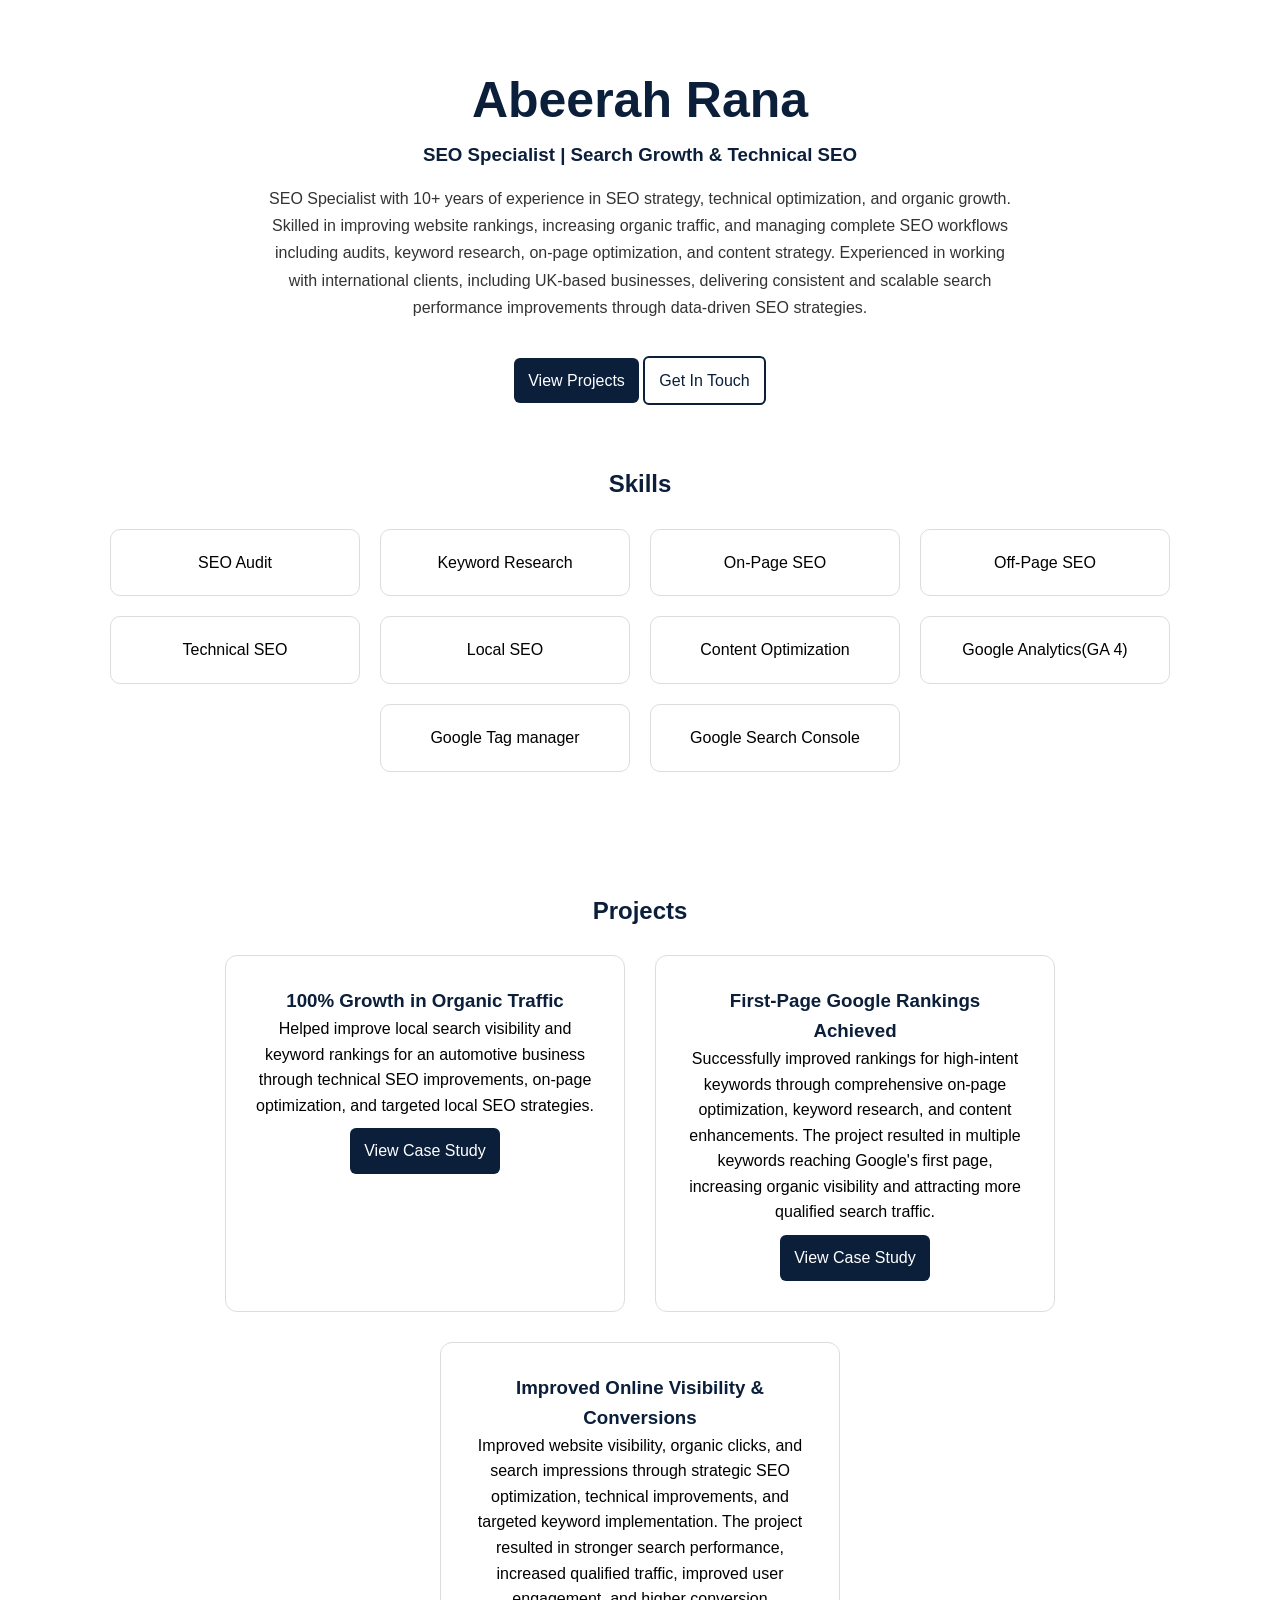
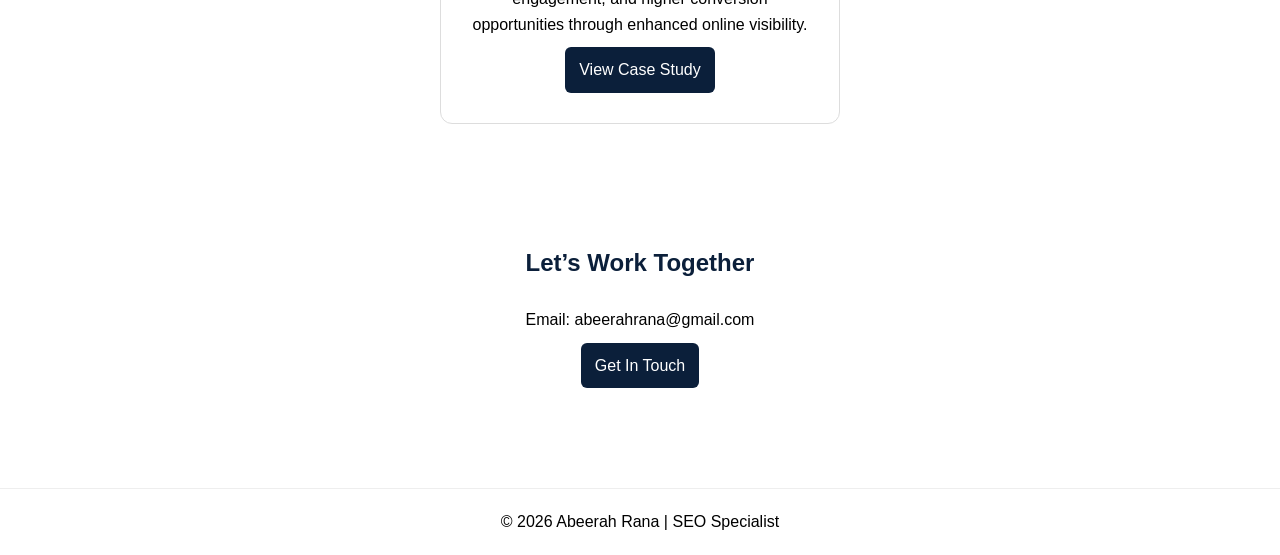
<file: index.html>
<!DOCTYPE html>
<html lang="en">
<head>
  <meta charset="UTF-8" />
  <meta name="viewport" content="width=device-width, initial-scale=1.0"/>
  <title>Abeerah Rana | SEO Specialist</title>
  <link rel="stylesheet" href="style.css">
</head>

<body>

<header class="hero">

  <h1>Abeerah Rana</h1>

  <h3>SEO Specialist | Search Growth & Technical SEO</h3>

  <p>
    SEO Specialist with 10+ years of experience in SEO strategy, technical optimization, and organic growth. Skilled in improving website rankings, increasing organic traffic, and managing complete SEO workflows including audits, keyword research, on-page optimization, and content strategy. Experienced in working with international clients, including UK-based businesses, delivering consistent and scalable search performance improvements through data-driven SEO strategies.
  </p>

  <div class="hero-buttons">
    <a href="#projects" class="btn-primary">View Projects</a>
    <a href="#contact" class="btn-secondary">Get In Touch</a>
  </div>

</header>

<!-- SKILLS -->
<section class="section" id="skills">
  <h2>Skills</h2>

  <div class="skills-grid">
    <div class="skill-card">SEO Audit</div>
    <div class="skill-card">Keyword Research</div>
    <div class="skill-card">On-Page SEO</div>
    <div class="skill-card">Off-Page SEO</div>
    <div class="skill-card">Technical SEO</div>
    <div class="skill-card">Local SEO</div>
    <div class="skill-card">Content Optimization</div>
    <div class="skill-card">Google Analytics(GA 4)</div>
    <div class="skill-card">Google Tag manager</div>
    <div class="skill-card">Google Search Console</div>
  </div>
</section>

<!-- PROJECTS -->
<section class="section" id="projects">
  <h2>Projects</h2>

  <div class="projects-grid">

    <div class="project-card">
      <h3>100% Growth in Organic Traffic</h3>
      <p>Helped improve local search visibility and keyword rankings for an automotive business through technical SEO improvements, on-page optimization, and targeted local SEO strategies.</p>
      <a href="case-study-1.html" class="btn-primary">View Case Study</a>
    </div>

    <div class="project-card">
      <h3>First-Page Google Rankings Achieved</h3>
      <p>Successfully improved rankings for high-intent keywords through comprehensive on-page optimization, keyword research, and content enhancements. The project resulted in multiple keywords reaching Google's first page, increasing organic visibility and attracting more qualified search traffic.</p>
      <a href="case-study-2.html" class="btn-primary">View Case Study</a>
    </div>

    <div class="project-card">
      <h3>Improved Online Visibility & Conversions</h3>
      <p>Improved website visibility, organic clicks, and search impressions through strategic SEO optimization, technical improvements, and targeted keyword implementation. The project resulted in stronger search performance, increased qualified traffic, improved user engagement, and higher conversion opportunities through enhanced online visibility.</p>
      <a href="case-study-3.html" class="btn-primary">View Case Study</a>
    </div>

  </div>
</section>

<!-- CONTACT -->
<section class="section" id="contact">
  <h2>Let’s Work Together</h2>

  <p>Email: abeerahrana@gmail.com</p>

  <a href="mailto:abeerahrana@gmail.com" class="btn-primary">
    Get In Touch
  </a>
</section>

<!-- FOOTER -->
<footer>
  <p>© 2026 Abeerah Rana | SEO Specialist</p>
</footer>

</body>
</html>
</file>
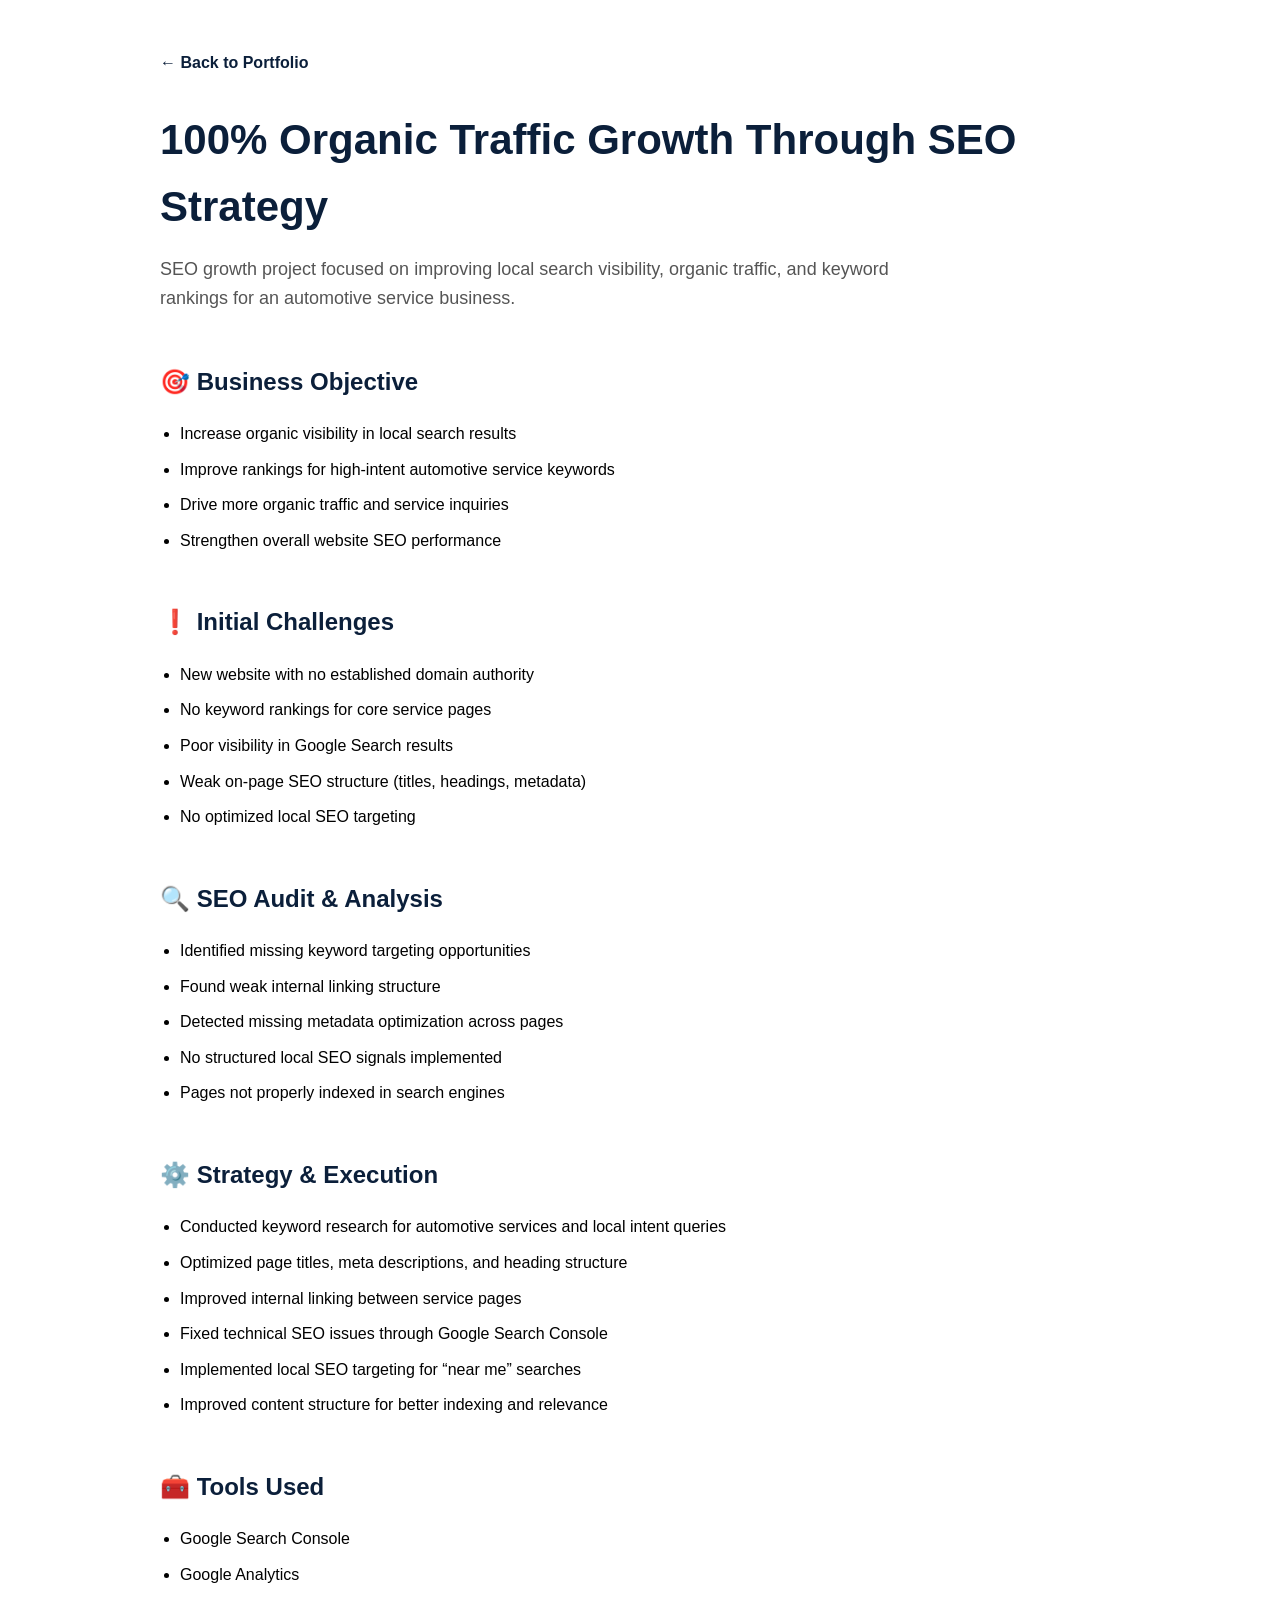
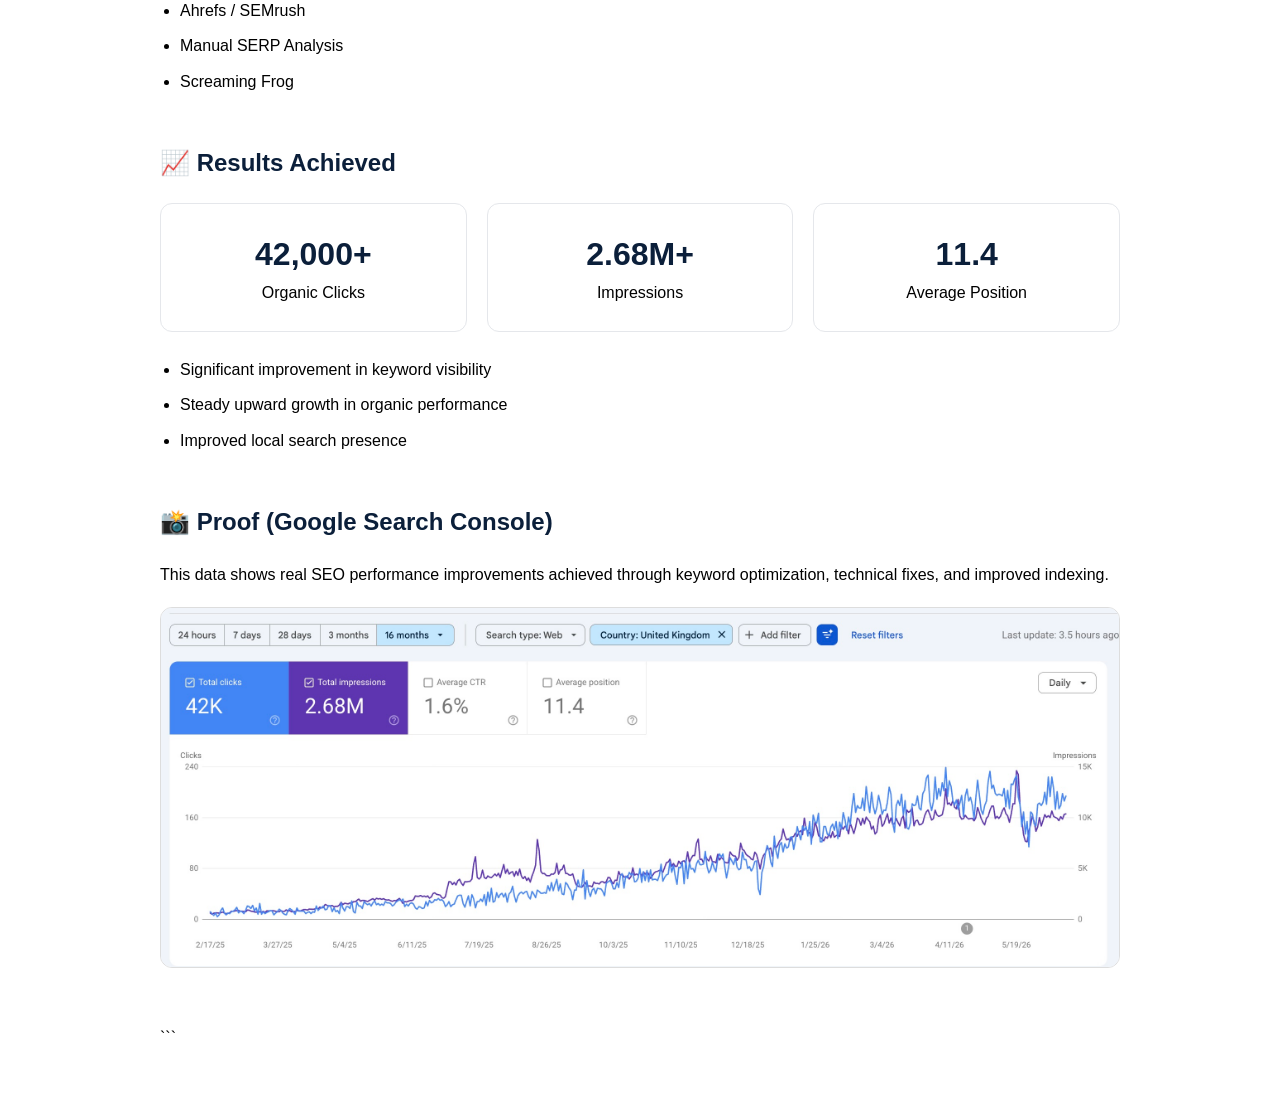
<file: case-study-1.html>
<!DOCTYPE html>

<html lang="en">
<head>
<meta charset="UTF-8">
<meta name="viewport" content="width=device-width, initial-scale=1.0">
<title>Case Study 01 - Organic Traffic Growth</title>
<link rel="stylesheet" href="style.css">
</head>

<body>

<section class="case-study">

<a href="index.html" class="back-btn">← Back to Portfolio</a>

<div class="case-header">
    <h1>100% Organic Traffic Growth Through SEO Strategy</h1>

    <p class="subtitle">
        SEO growth project focused on improving local search visibility,
        organic traffic, and keyword rankings for an automotive service business.
    </p>
</div>

<div class="case-section">
    <h2>🎯 Business Objective</h2>

    <ul>
        <li>Increase organic visibility in local search results</li>
        <li>Improve rankings for high-intent automotive service keywords</li>
        <li>Drive more organic traffic and service inquiries</li>
        <li>Strengthen overall website SEO performance</li>
    </ul>
</div>

<div class="case-section">
    <h2>❗ Initial Challenges</h2>

    <ul>
        <li>New website with no established domain authority</li>
        <li>No keyword rankings for core service pages</li>
        <li>Poor visibility in Google Search results</li>
        <li>Weak on-page SEO structure (titles, headings, metadata)</li>
        <li>No optimized local SEO targeting</li>
    </ul>
</div>

<div class="case-section">
    <h2>🔍 SEO Audit & Analysis</h2>

    <ul>
        <li>Identified missing keyword targeting opportunities</li>
        <li>Found weak internal linking structure</li>
        <li>Detected missing metadata optimization across pages</li>
        <li>No structured local SEO signals implemented</li>
        <li>Pages not properly indexed in search engines</li>
    </ul>
</div>

<div class="case-section">
    <h2>⚙️ Strategy & Execution</h2>

    <ul>
        <li>Conducted keyword research for automotive services and local intent queries</li>
        <li>Optimized page titles, meta descriptions, and heading structure</li>
        <li>Improved internal linking between service pages</li>
        <li>Fixed technical SEO issues through Google Search Console</li>
        <li>Implemented local SEO targeting for “near me” searches</li>
        <li>Improved content structure for better indexing and relevance</li>
    </ul>
</div>

<div class="case-section">
    <h2>🧰 Tools Used</h2>

    <ul>
        <li>Google Search Console</li>
        <li>Google Analytics</li>
        <li>Ahrefs / SEMrush</li>
        <li>Manual SERP Analysis</li>
        <li>Screaming Frog</li>
    </ul>
</div>

<div class="case-section">
    <h2>📈 Results Achieved</h2>

    <div class="results-grid">

        <div class="result-box">
            <h3>42,000+</h3>
            <p>Organic Clicks</p>
        </div>

        <div class="result-box">
            <h3>2.68M+</h3>
            <p>Impressions</p>
        </div>

        <div class="result-box">
            <h3>11.4</h3>
            <p>Average Position</p>
        </div>

    </div>

    <ul>
        <li>Significant improvement in keyword visibility</li>
        <li>Steady upward growth in organic performance</li>
        <li>Improved local search presence</li>
    </ul>
</div>

<div class="case-section">
    <h2>📸 Proof (Google Search Console)</h2>

    <p>
        This data shows real SEO performance improvements achieved through
        keyword optimization, technical fixes, and improved indexing.
    </p>

    <img src="images/Image01.jpg" alt="Google Search Console Results" class="case-image">
</div>
```

</section>

</body>
</html>
</file>
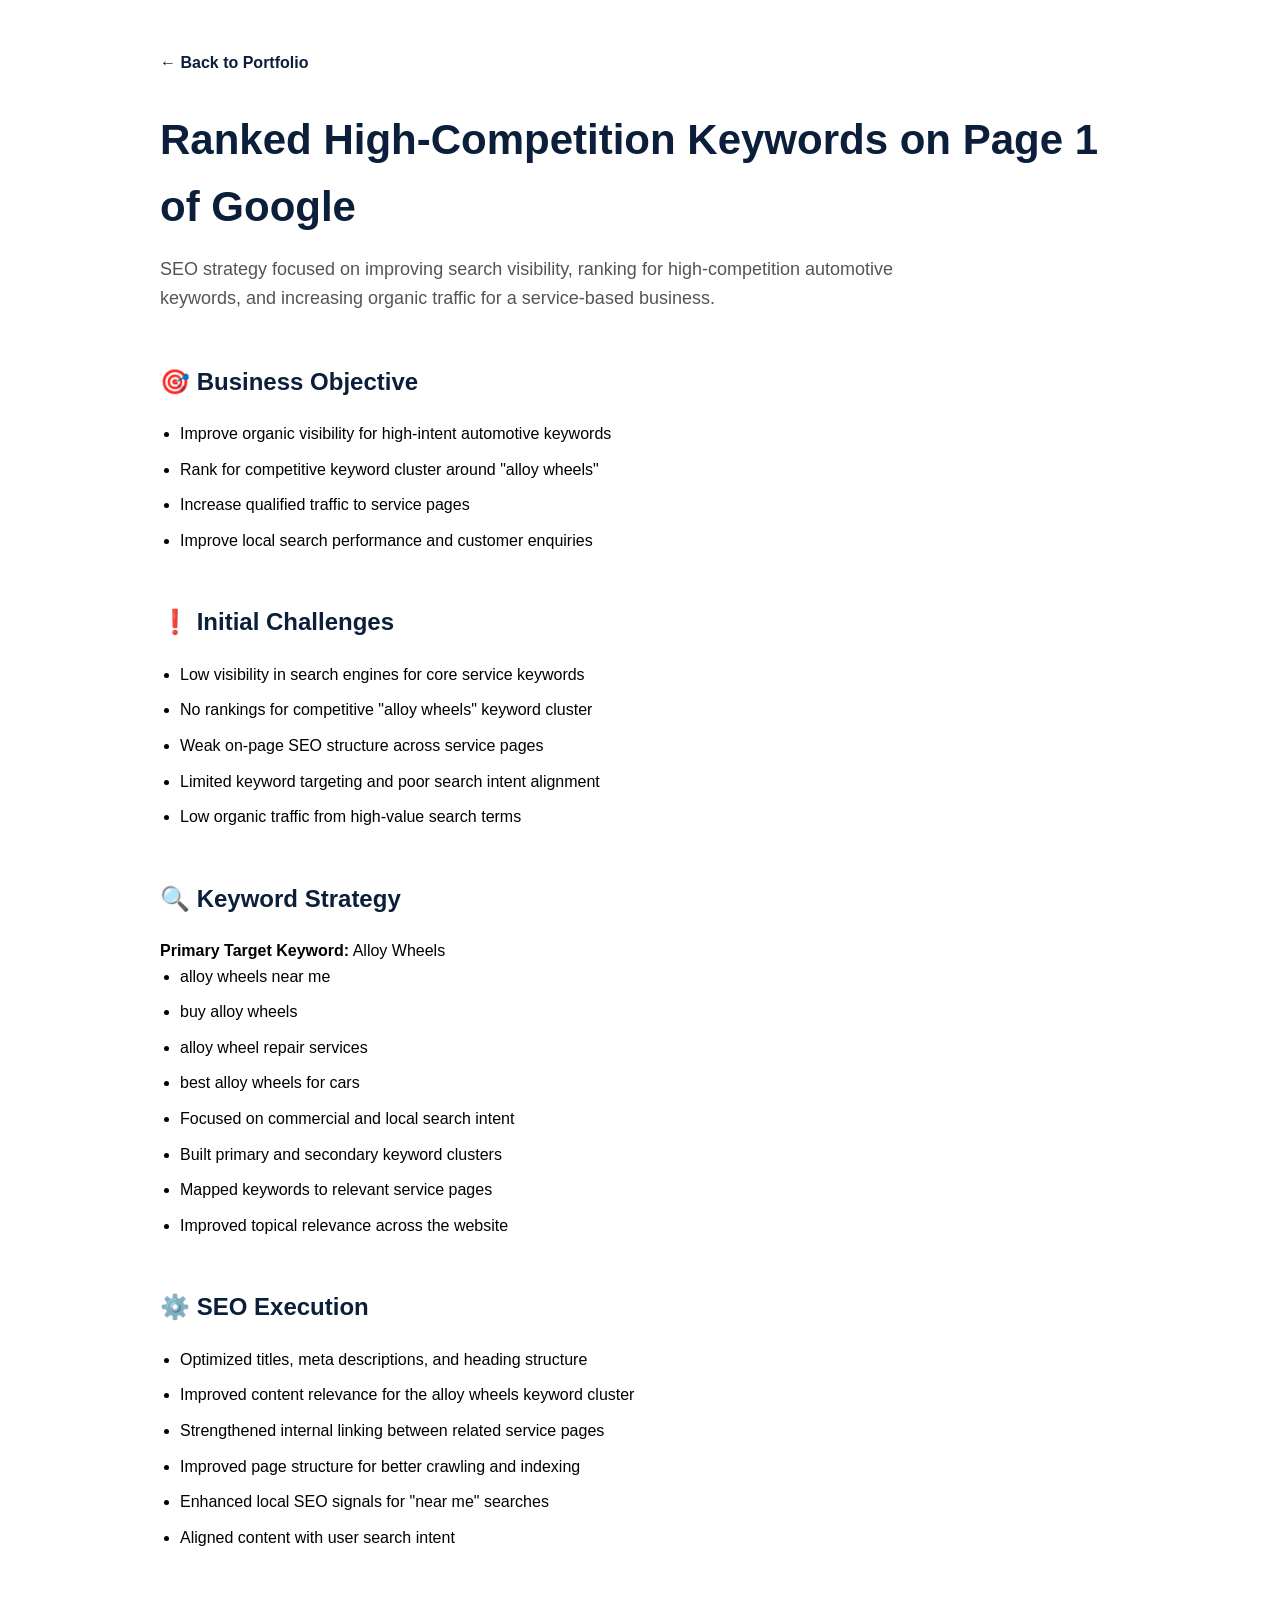
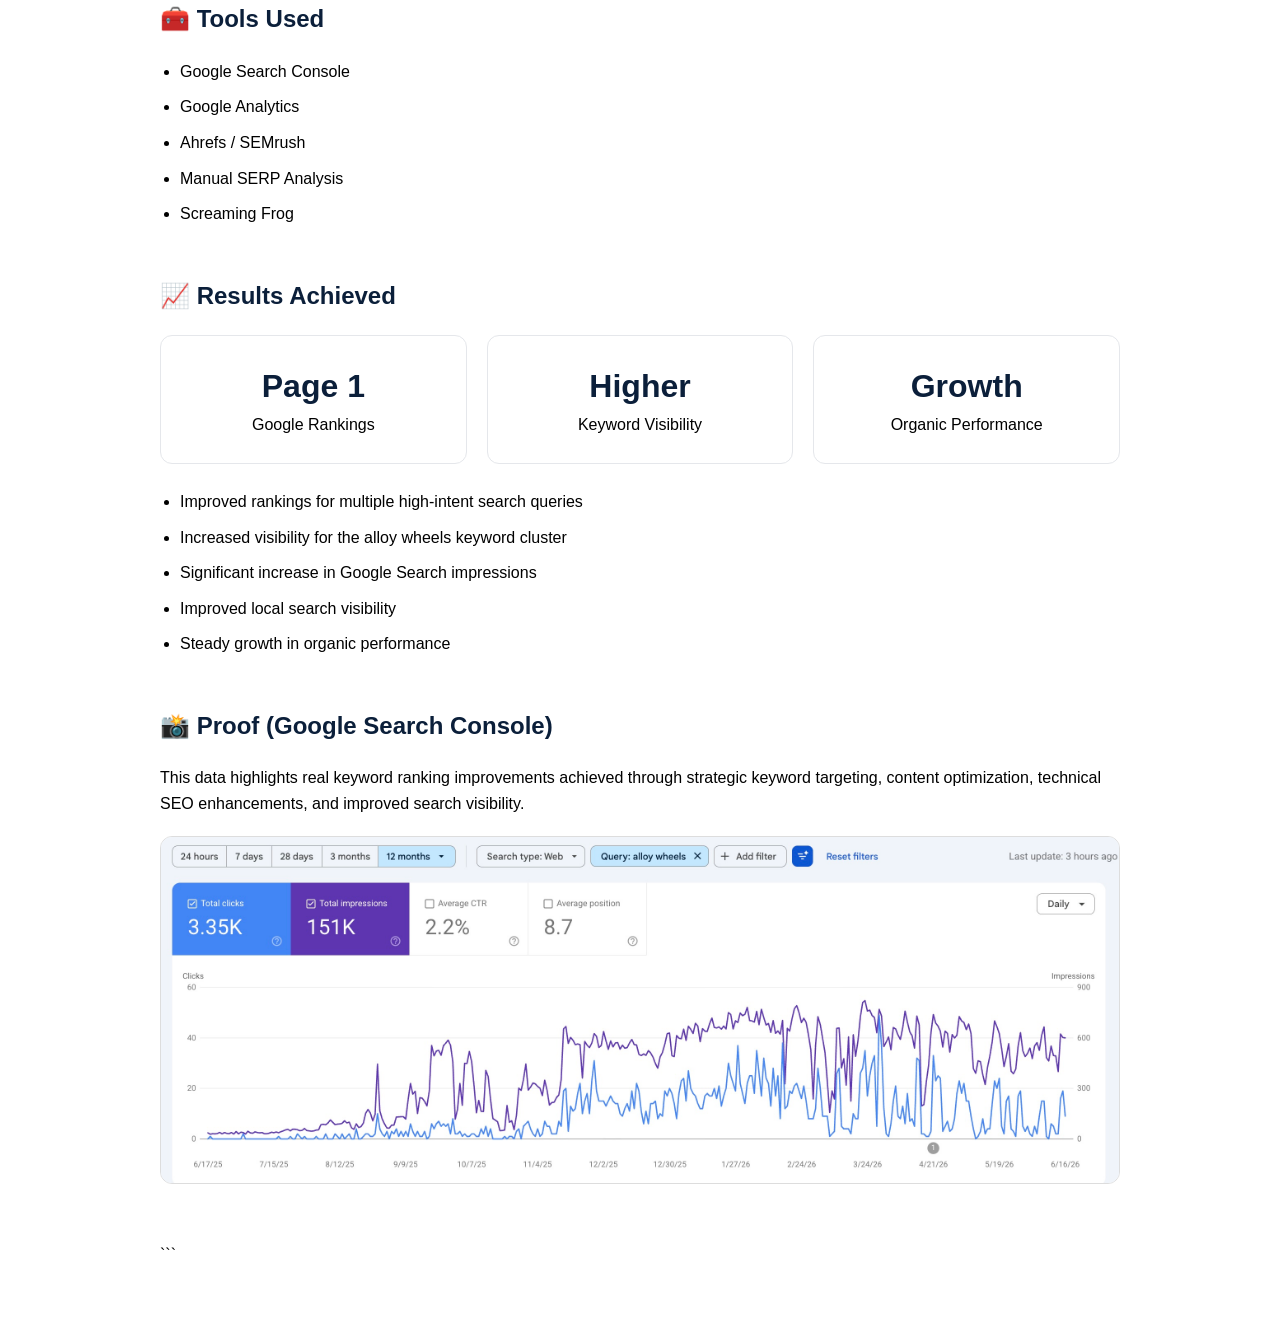
<file: case-study-2.html>
<!DOCTYPE html>

<html lang="en">
<head>
<meta charset="UTF-8">
<meta name="viewport" content="width=device-width, initial-scale=1.0">
<title>Case Study 02 - First Page Google Rankings</title>
<link rel="stylesheet" href="style.css">
</head>

<body>

<section class="case-study">
<a href="index.html" class="back-btn">← Back to Portfolio</a>

<div class="case-header">
    <h1>Ranked High-Competition Keywords on Page 1 of Google</h1>

    <p class="subtitle">
        SEO strategy focused on improving search visibility, ranking for
        high-competition automotive keywords, and increasing organic traffic
        for a service-based business.
    </p>
</div>

<div class="case-section">
    <h2>🎯 Business Objective</h2>

    <ul>
        <li>Improve organic visibility for high-intent automotive keywords</li>
        <li>Rank for competitive keyword cluster around "alloy wheels"</li>
        <li>Increase qualified traffic to service pages</li>
        <li>Improve local search performance and customer enquiries</li>
    </ul>
</div>

<div class="case-section">
    <h2>❗ Initial Challenges</h2>

    <ul>
        <li>Low visibility in search engines for core service keywords</li>
        <li>No rankings for competitive "alloy wheels" keyword cluster</li>
        <li>Weak on-page SEO structure across service pages</li>
        <li>Limited keyword targeting and poor search intent alignment</li>
        <li>Low organic traffic from high-value search terms</li>
    </ul>
</div>

<div class="case-section">
    <h2>🔍 Keyword Strategy</h2>

    <p><strong>Primary Target Keyword:</strong> Alloy Wheels</p>

    <ul>
        <li>alloy wheels near me</li>
        <li>buy alloy wheels</li>
        <li>alloy wheel repair services</li>
        <li>best alloy wheels for cars</li>
    </ul>

    <ul>
        <li>Focused on commercial and local search intent</li>
        <li>Built primary and secondary keyword clusters</li>
        <li>Mapped keywords to relevant service pages</li>
        <li>Improved topical relevance across the website</li>
    </ul>
</div>

<div class="case-section">
    <h2>⚙️ SEO Execution</h2>

    <ul>
        <li>Optimized titles, meta descriptions, and heading structure</li>
        <li>Improved content relevance for the alloy wheels keyword cluster</li>
        <li>Strengthened internal linking between related service pages</li>
        <li>Improved page structure for better crawling and indexing</li>
        <li>Enhanced local SEO signals for "near me" searches</li>
        <li>Aligned content with user search intent</li>
    </ul>
</div>

<div class="case-section">
    <h2>🧰 Tools Used</h2>

    <ul>
        <li>Google Search Console</li>
        <li>Google Analytics</li>
        <li>Ahrefs / SEMrush</li>
        <li>Manual SERP Analysis</li>
        <li>Screaming Frog</li>
    </ul>
</div>

<div class="case-section">
    <h2>📈 Results Achieved</h2>

    <div class="results-grid">

        <div class="result-box">
            <h3>Page 1</h3>
            <p>Google Rankings</p>
        </div>

        <div class="result-box">
            <h3>Higher</h3>
            <p>Keyword Visibility</p>
        </div>

        <div class="result-box">
            <h3>Growth</h3>
            <p>Organic Performance</p>
        </div>

    </div>

    <ul>
        <li>Improved rankings for multiple high-intent search queries</li>
        <li>Increased visibility for the alloy wheels keyword cluster</li>
        <li>Significant increase in Google Search impressions</li>
        <li>Improved local search visibility</li>
        <li>Steady growth in organic performance</li>
    </ul>
</div>

<div class="case-section">
    <h2>📸 Proof (Google Search Console)</h2>

    <p>
        This data highlights real keyword ranking improvements achieved
        through strategic keyword targeting, content optimization,
        technical SEO enhancements, and improved search visibility.
    </p>

    <img src="images/alloy-wheels.jpg" alt="Keyword Rankings Case Study" class="case-image">
</div>
```

</section>

</body>
</html>
</file>
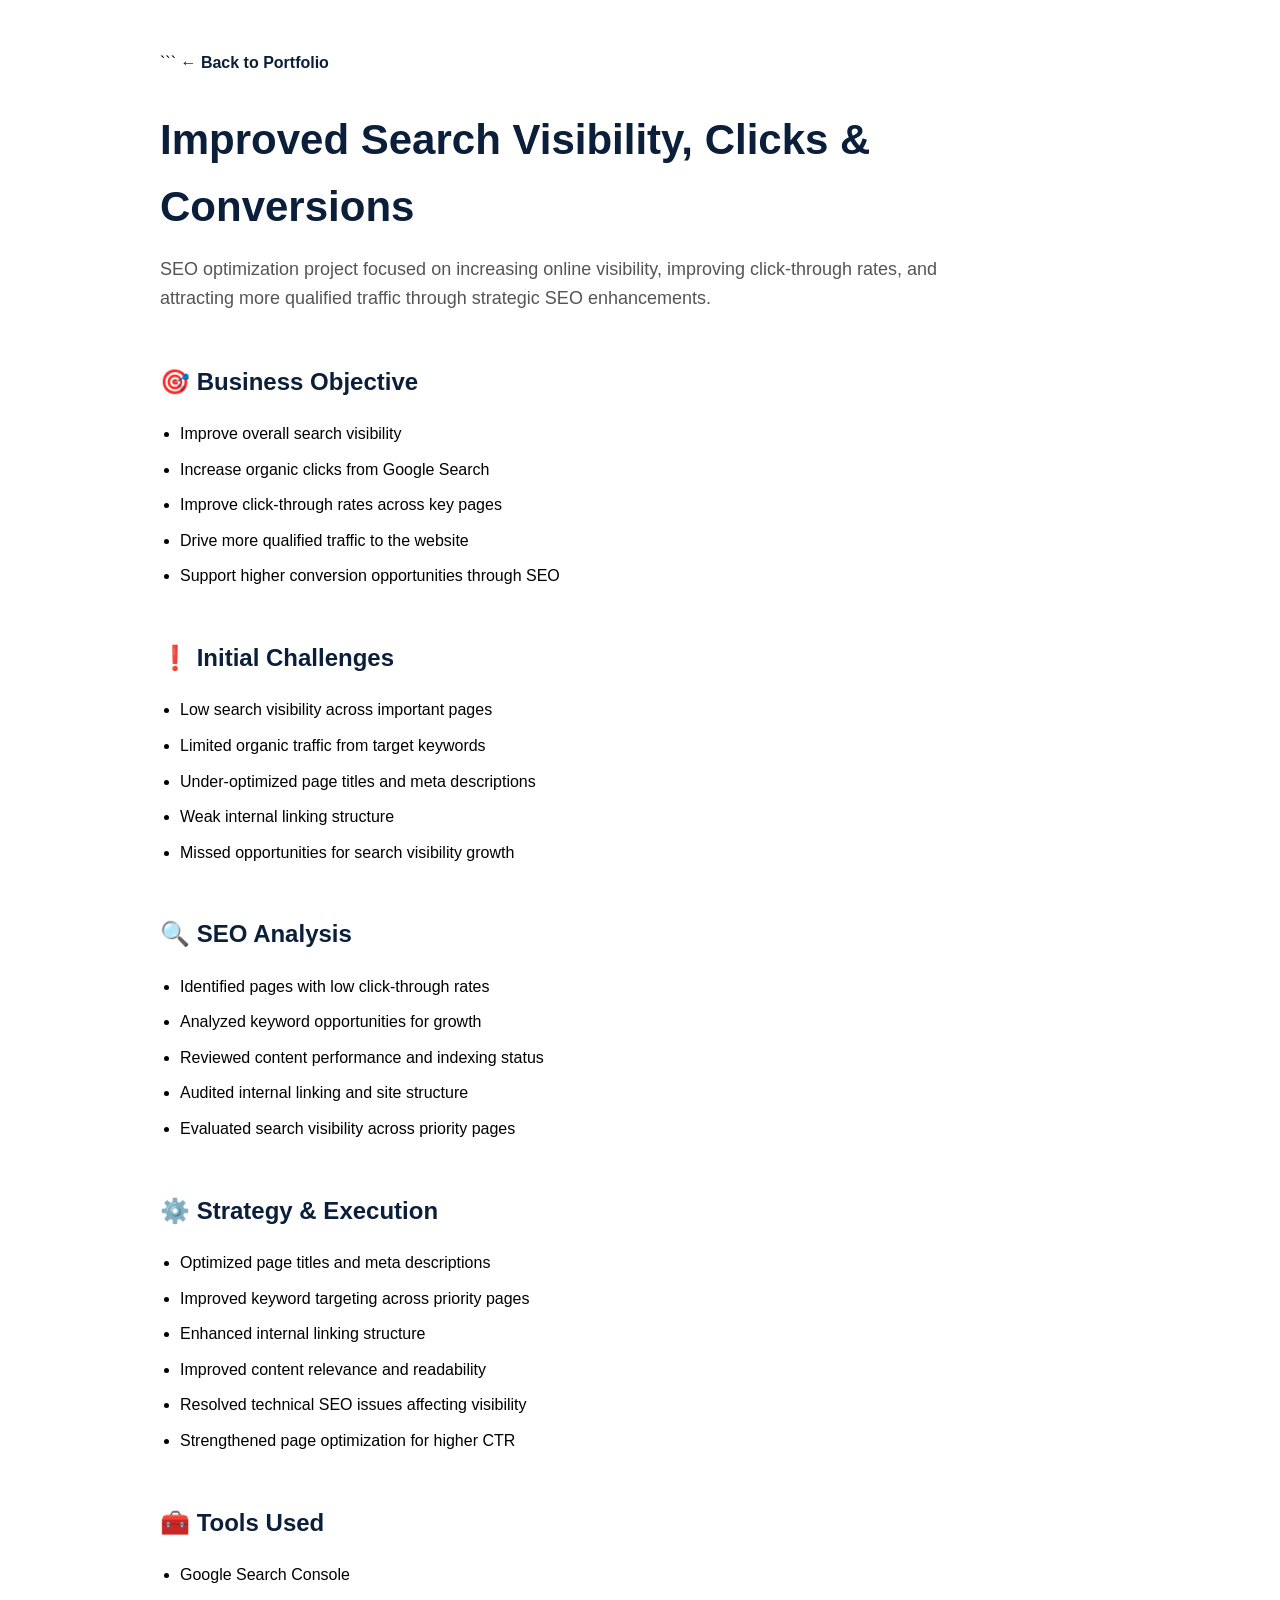
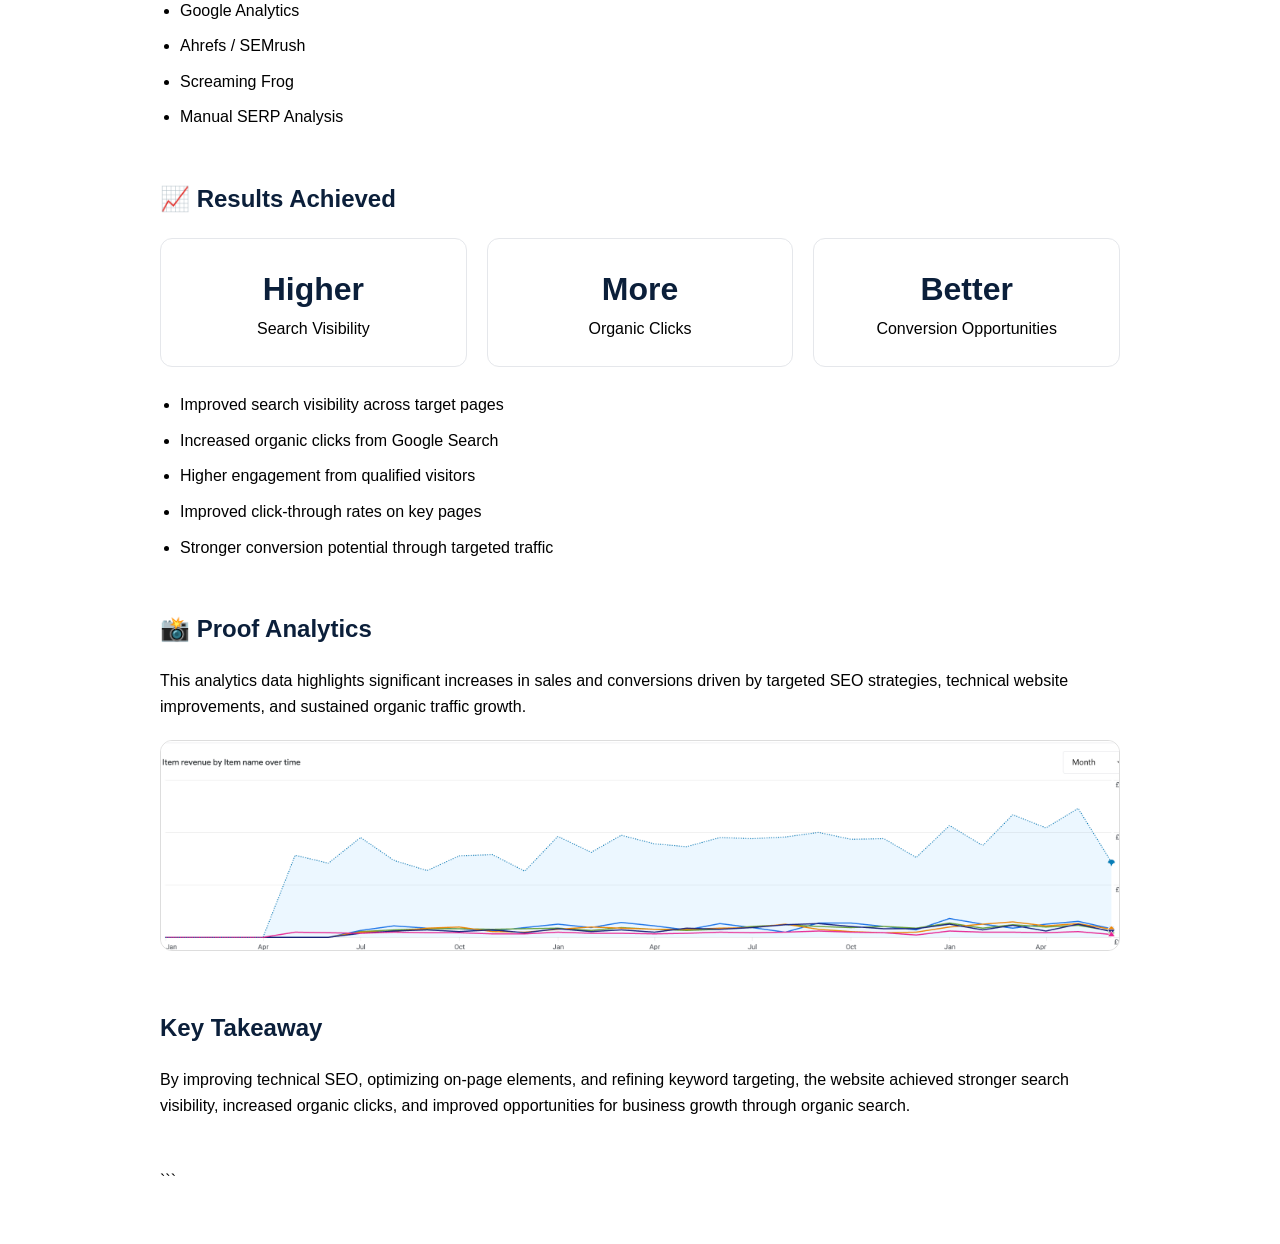
<file: case-study-3.html>
<!DOCTYPE html>

<html lang="en">
<head>
<meta charset="UTF-8">
<meta name="viewport" content="width=device-width, initial-scale=1.0">
<title>Case Study 03 - Improved Search Visibility, Clicks & Conversions</title>
<link rel="stylesheet" href="style.css">
</head>

<body>

<section class="case-study">

```
<a href="index.html" class="back-btn">← Back to Portfolio</a>

<div class="case-header">
    <h1>Improved Search Visibility, Clicks & Conversions</h1>

    <p class="subtitle">
        SEO optimization project focused on increasing online visibility,
        improving click-through rates, and attracting more qualified traffic
        through strategic SEO enhancements.
    </p>
</div>

<div class="case-section">
    <h2>🎯 Business Objective</h2>

    <ul>
        <li>Improve overall search visibility</li>
        <li>Increase organic clicks from Google Search</li>
        <li>Improve click-through rates across key pages</li>
        <li>Drive more qualified traffic to the website</li>
        <li>Support higher conversion opportunities through SEO</li>
    </ul>
</div>

<div class="case-section">
    <h2>❗ Initial Challenges</h2>

    <ul>
        <li>Low search visibility across important pages</li>
        <li>Limited organic traffic from target keywords</li>
        <li>Under-optimized page titles and meta descriptions</li>
        <li>Weak internal linking structure</li>
        <li>Missed opportunities for search visibility growth</li>
    </ul>
</div>

<div class="case-section">
    <h2>🔍 SEO Analysis</h2>

    <ul>
        <li>Identified pages with low click-through rates</li>
        <li>Analyzed keyword opportunities for growth</li>
        <li>Reviewed content performance and indexing status</li>
        <li>Audited internal linking and site structure</li>
        <li>Evaluated search visibility across priority pages</li>
    </ul>
</div>

<div class="case-section">
    <h2>⚙️ Strategy & Execution</h2>

    <ul>
        <li>Optimized page titles and meta descriptions</li>
        <li>Improved keyword targeting across priority pages</li>
        <li>Enhanced internal linking structure</li>
        <li>Improved content relevance and readability</li>
        <li>Resolved technical SEO issues affecting visibility</li>
        <li>Strengthened page optimization for higher CTR</li>
    </ul>
</div>

<div class="case-section">
    <h2>🧰 Tools Used</h2>

    <ul>
        <li>Google Search Console</li>
        <li>Google Analytics</li>
        <li>Ahrefs / SEMrush</li>
        <li>Screaming Frog</li>
        <li>Manual SERP Analysis</li>
    </ul>
</div>

<div class="case-section">
    <h2>📈 Results Achieved</h2>

    <div class="results-grid">

        <div class="result-box">
            <h3>Higher</h3>
            <p>Search Visibility</p>
        </div>

        <div class="result-box">
            <h3>More</h3>
            <p>Organic Clicks</p>
        </div>

        <div class="result-box">
            <h3>Better</h3>
            <p>Conversion Opportunities</p>
        </div>

    </div>

    <ul>
        <li>Improved search visibility across target pages</li>
        <li>Increased organic clicks from Google Search</li>
        <li>Higher engagement from qualified visitors</li>
        <li>Improved click-through rates on key pages</li>
        <li>Stronger conversion potential through targeted traffic</li>
    </ul>
</div>

<div class="case-section">
    <h2>📸 Proof Analytics</h2>

    <p>
        This analytics data highlights significant increases in sales and conversions driven by targeted SEO strategies, technical website improvements, and sustained organic traffic growth.
    </p>

    <img src="images/Image03.png" alt="SEO Performance Results" class="case-image">
</div>

<div class="case-section">
    <h2>Key Takeaway</h2>

    <p>
        By improving technical SEO, optimizing on-page elements, and refining
        keyword targeting, the website achieved stronger search visibility,
        increased organic clicks, and improved opportunities for business growth
        through organic search.
    </p>
</div>
```

</section>

</body>
</html>
</file>
<file: style.css>
/* RESET */
* {
  margin: 0;
  padding: 0;
  box-sizing: border-box;
}

/* BASE */
body {
  font-family: Arial, sans-serif;
  background: #ffffff;
  color: #000000;
  line-height: 1.6;
}

/* HEADINGS */
h1, h2, h3 {
  margin-bottom: 15px;
  color: #0b1f3a;
}

/* PARAGRAPHS */
p {
  margin-bottom: 10px;
}

/* HERO */
.hero {
  text-align: center;
  padding: 60px 20px 40px;
}

.hero h1 {
  font-size: 50px;
}

.hero p {
  max-width: 750px;
  margin: 15px auto 25px auto;
  font-size: 16px;
  line-height: 1.7;
  color: #333;
}

/* SECTIONS */
.section {
  padding: 30px 20px;
  text-align: center;
}
#skills {
  padding-top: 20px;
}

h1, h2, h3, p {
  margin: 0;
}

.section h2 {
  margin-bottom: 25px;
}

.section {
  padding: 60px 20px;
}

/* GRID */
.grid {
  display: flex;
  justify-content: center;
  gap: 30px;
  flex-wrap: wrap;
}

/* CARDS */
.card {
  width: 380px;
  padding: 30px;
  border-radius: 12px;
  border: 1px solid #e5e7eb;
}

.card:hover {
  transform: translateY(-5px);
}
/* Skills */
.skills-grid {
  display: flex;
  flex-wrap: wrap;
  justify-content: center;
  gap: 20px;
}

.skill-card {
  width: 250px;
  padding: 20px;
  border: 1px solid #ddd;
  border-radius: 10px;
  text-align: center;
}

/* Projects */
.projects-grid {
  display: flex;
  flex-wrap: wrap;
  justify-content: center;
  gap: 30px;
}

.project-card {
  width: 400px;
  padding: 30px;
  border: 1px solid #ddd;
  border-radius: 12px;
}

/* BUTTONS */
.btn-primary {
  display: inline-block;
  margin-top: 10px;
  padding: 10px 14px;
  background: #0b1f3a;
  color: white;
  text-decoration: none;
  border-radius: 6px;
  transition: 0.3s;
}

.btn-primary:hover {
  background: #c1121f;
}

.btn-secondary {
  display: inline-block;
  margin-top: 10px;
  padding: 10px 14px;
  border: 2px solid #0b1f3a;
  color: #0b1f3a;
  text-decoration: none;
  border-radius: 6px;
  transition: 0.3s;
}

.btn-secondary:hover {
  background: #0b1f3a;
  color: white;
}

/* FOOTER */
footer {
  text-align: center;
  padding: 20px;
  border-top: 1px solid #eee;
  margin-top: 40px;
}

/* CASE STUDY PAGE */

.case-study {
max-width: 1000px;
margin: auto;
padding: 50px 20px;
}

.back-btn {
display: inline-block;
margin-bottom: 30px;
text-decoration: none;
color: #0b1f3a;
font-weight: 600;
}

.case-header {
margin-bottom: 50px;
}

.case-header h1 {
font-size: 42px;
margin-bottom: 15px;
}

.subtitle {
font-size: 18px;
color: #555;
max-width: 800px;
}

.case-section {
margin-bottom: 50px;
}

.case-section h2 {
margin-bottom: 20px;
color: #0b1f3a;
}

.case-section ul {
padding-left: 20px;
}

.case-section li {
margin-bottom: 10px;
}

.results-grid {
display: flex;
gap: 20px;
flex-wrap: wrap;
margin-bottom: 25px;
}

.result-box {
flex: 1;
min-width: 220px;
padding: 25px;
border: 1px solid #e5e7eb;
border-radius: 12px;
text-align: center;
}

.result-box h3 {
font-size: 32px;
color: #0b1f3a;
}

.case-image {
width: 100%;
border-radius: 12px;
margin-top: 20px;
border: 1px solid #ddd;
}
</file>
